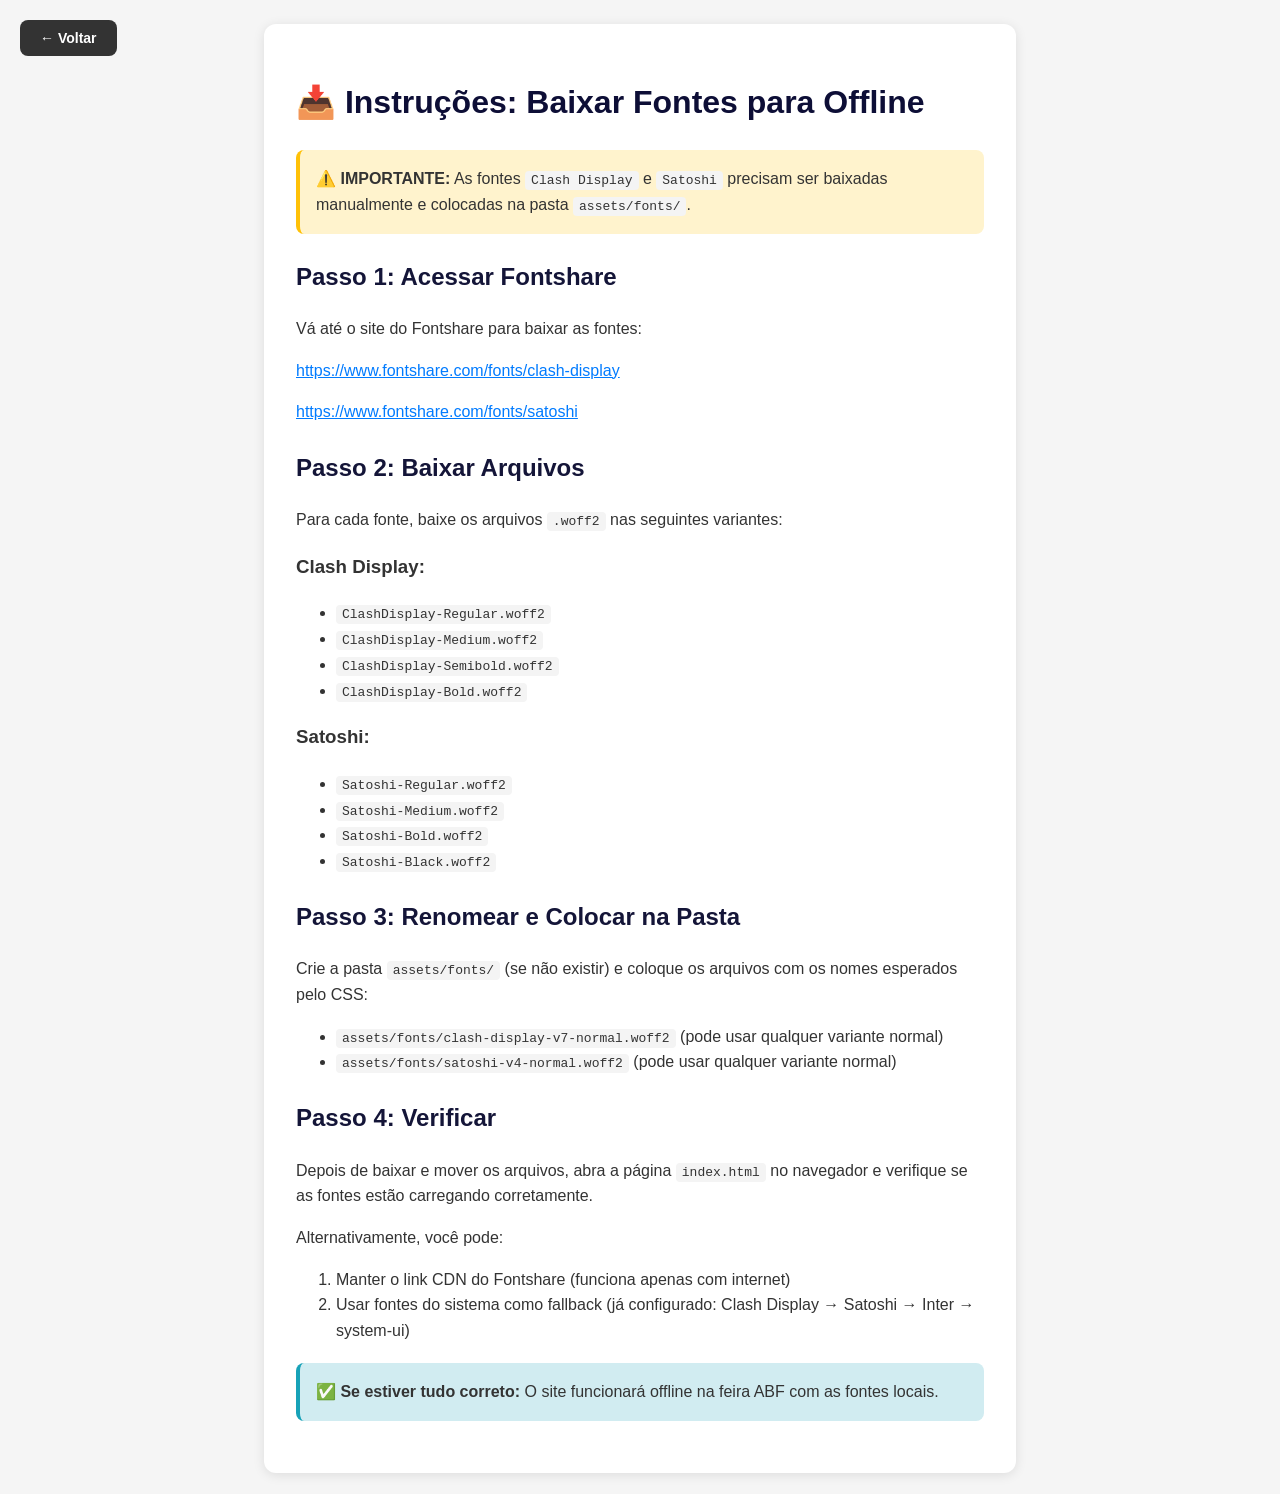
<file: fontes.html>
<!DOCTYPE html>
<html lang="pt-BR">
<head>
  <meta charset="UTF-8">
  <meta name="viewport" content="width=device-width, initial-scale=1.0">
  <title>Fontes Localizadas — AVEND Feira ABF</title>
  <style>
    * { box-sizing: border-box; }
    body {
      font-family: -apple-system, BlinkMacSystemFont, "Segoe UI", Roboto, Helvetica, Arial, sans-serif;
      line-height: 1.6;
      color: #333;
      max-width: 800px;
      margin: 0 auto;
      padding: 24px;
      background: #f5f5f5;
    }
    .container {
      background: white;
      padding: 32px;
      border-radius: 12px;
      box-shadow: 0 2px 12px rgba(0,0,0,0.1);
    }
    h1 { color: #0d0e36; }
    h2 { color: #141538; margin-top: 24px; }
    .warning {
      background: #fff3cd;
      border-left: 4px solid #ffc107;
      padding: 16px;
      border-radius: 8px;
      margin: 20px 0;
    }
    .success {
      background: #d1ecf1;
      border-left: 4px solid #17a2b8;
      padding: 16px;
      border-radius: 8px;
      margin: 20px 0;
    }
    code {
      background: #f4f4f4;
      padding: 2px 6px;
      border-radius: 4px;
      font-family: monospace;
    }
    a { color: #007bff; }
    .btn {
      display: inline-block;
      padding: 10px 20px;
      background: #007bff;
      color: white;
      text-decoration: none;
      border-radius: 6px;
      margin: 10px 10px 10px 0;
    }
    .btn:hover { background: #0056b3; }
  </style>
</head>
<body>
  <div class="container">
    <h1>📥 Instruções: Baixar Fontes para Offline</h1>

    <div class="warning">
      <strong>⚠️ IMPORTANTE:</strong> As fontes <code>Clash Display</code> e <code>Satoshi</code> precisam ser baixadas manualmente e colocadas na pasta <code>assets/fonts/</code>.
    </div>

    <h2>Passo 1: Acessar Fontshare</h2>
    <p>Vá até o site do Fontshare para baixar as fontes:</p>
    <p><a href="https://www.fontshare.com/fonts/clash-display" target="_blank">https://www.fontshare.com/fonts/clash-display</a></p>
    <p><a href="https://www.fontshare.com/fonts/satoshi" target="_blank">https://www.fontshare.com/fonts/satoshi</a></p>

    <h2>Passo 2: Baixar Arquivos</h2>
    <p>Para cada fonte, baixe os arquivos <code>.woff2</code> nas seguintes variantes:</p>

    <h3>Clash Display:</h3>
    <ul>
      <li><code>ClashDisplay-Regular.woff2</code></li>
      <li><code>ClashDisplay-Medium.woff2</code></li>
      <li><code>ClashDisplay-Semibold.woff2</code></li>
      <li><code>ClashDisplay-Bold.woff2</code></li>
    </ul>

    <h3>Satoshi:</h3>
    <ul>
      <li><code>Satoshi-Regular.woff2</code></li>
      <li><code>Satoshi-Medium.woff2</code></li>
      <li><code>Satoshi-Bold.woff2</code></li>
      <li><code>Satoshi-Black.woff2</code></li>
    </ul>

    <h2>Passo 3: Renomear e Colocar na Pasta</h2>
    <p>Crie a pasta <code>assets/fonts/</code> (se não existir) e coloque os arquivos com os nomes esperados pelo CSS:</p>
    <ul>
      <li><code>assets/fonts/clash-display-v7-normal.woff2</code> (pode usar qualquer variante normal)</li>
      <li><code>assets/fonts/satoshi-v4-normal.woff2</code> (pode usar qualquer variante normal)</li>
    </ul>

    <h2>Passo 4: Verificar</h2>
    <p>Depois de baixar e mover os arquivos, abra a página <code>index.html</code> no navegador e verifique se as fontes estão carregando corretamente.</p>

    <p>Alternativamente, você pode:</p>
    <ol>
      <li>Manter o link CDN do Fontshare (funciona apenas com internet)</li>
      <li>Usar fontes do sistema como fallback (já configurado: Clash Display → Satoshi → Inter → system-ui)</li>
    </ol>

    <div class="success">
      <strong>✅ Se estiver tudo correto:</strong> O site funcionará offline na feira ABF com as fontes locais.
    </div>
  </div>

  <script>
    document.addEventListener('DOMContentLoaded', function() {
      var backBtn = document.createElement('button');
      backBtn.textContent = '← Voltar';
      backBtn.style.cssText = 'position:fixed;top:20px;left:20px;z-index:9999;padding:10px 20px;background:#333;color:white;border:none;border-radius:8px;font-size:14px;font-weight:600;cursor:pointer;';
      backBtn.addEventListener('click', function() { window.history.back(); });
      document.body.appendChild(backBtn);
    });
  </script>
</body>
</html>
</file>
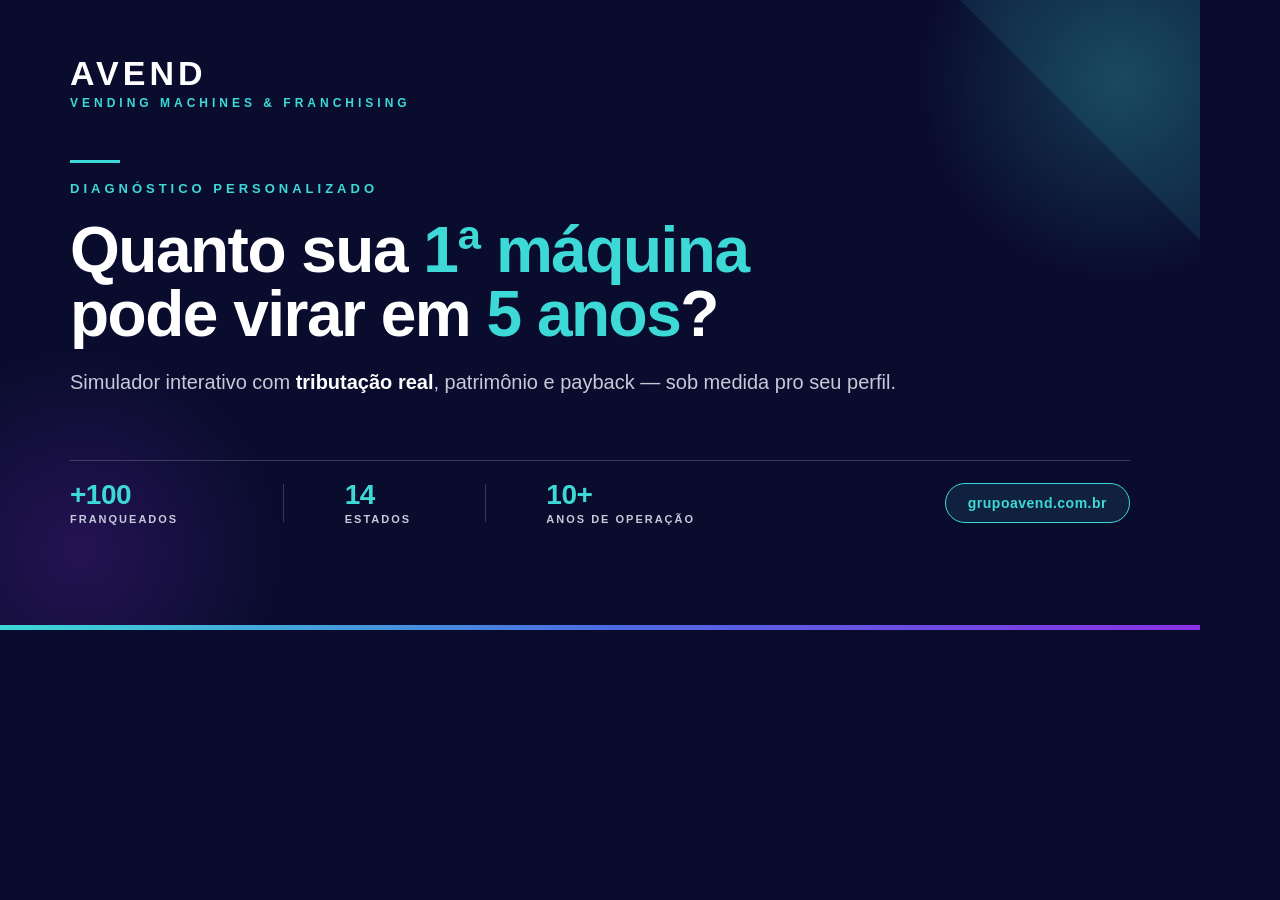
<file: og-card.html>
<!DOCTYPE html>
<html lang="pt-BR">
<head>
  <meta charset="UTF-8" />
  <title>AVEND OG Card · 1200x630</title>
  <style>
    * { box-sizing: border-box; margin: 0; padding: 0; }
    body {
      margin: 0;
      padding: 0;
      width: 1200px;
      font-family: Arial, Helvetica, sans-serif;
      background: #0a0c2e;
      color: #fff;
      -webkit-font-smoothing: antialiased;
    }
    .og {
      position: relative;
      width: 1200px;
      height: 630px;
      background: #0a0c2e;
      overflow: hidden;
    }
    .glow-1 {
      position: absolute; top: -120px; right: -120px;
      width: 400px; height: 400px;
      background: radial-gradient(circle, rgba(61,217,214,0.22), transparent 70%);
      z-index: 0;
    }
    .glow-2 {
      position: absolute; bottom: -120px; left: -120px;
      width: 400px; height: 400px;
      background: radial-gradient(circle, rgba(139,48,230,0.20), transparent 70%);
      z-index: 0;
    }
    .triangle {
      position: absolute; top: 0; right: 0;
      width: 0; height: 0;
      border-style: solid;
      border-width: 0 240px 240px 0;
      border-color: transparent #3DD9D6 transparent transparent;
      opacity: 0.10;
      z-index: 0;
    }
    .bottom-line {
      position: absolute;
      left: 0; right: 0; bottom: 0;
      height: 5px;
      background: linear-gradient(90deg, #3DD9D6 0%, #4B6CE2 50%, #8B30E6 100%);
      z-index: 5;
    }
    .content {
      position: relative;
      z-index: 2;
      padding: 56px 70px;
      width: 1200px;
      height: 630px;
    }
    .brand-name {
      font-size: 34px; font-weight: 900; letter-spacing: 4px;
      color: #fff; line-height: 1; margin: 0 0 6px;
    }
    .brand-sub {
      font-size: 12px; font-weight: bold; letter-spacing: 4px;
      text-transform: uppercase; color: #3DD9D6;
      margin: 0 0 50px;
    }
    .eyebrow-bar {
      width: 50px; height: 3px; background: #3DD9D6;
      margin: 0 0 18px;
    }
    .eyebrow {
      font-size: 13px; font-weight: bold; letter-spacing: 4px;
      text-transform: uppercase; color: #3DD9D6;
      margin: 0 0 22px;
    }
    h1 {
      font-size: 64px; line-height: 1.0; font-weight: 900;
      color: #fff; margin: 0 0 22px;
      letter-spacing: -1.5px;
    }
    h1 .grad {
      color: #3DD9D6;
    }
    .subtitle {
      font-size: 20px; line-height: 1.4;
      color: #c5cad8;
      margin: 0 0 64px;
      max-width: 1000px;
    }
    .subtitle strong { color: #fff; font-weight: bold; }
    .footer-area {
      padding-top: 20px;
      border-top: 1px solid rgba(255,255,255,0.18);
    }
    .footer-table {
      width: 100%;
      border-collapse: collapse;
    }
    .footer-table td {
      vertical-align: middle;
      padding: 0;
    }
    .stat-val {
      font-size: 28px; font-weight: 900; letter-spacing: -0.5px;
      color: #3DD9D6; line-height: 1;
    }
    .stat-lbl {
      font-size: 11px; font-weight: bold; letter-spacing: 2px;
      text-transform: uppercase; color: #c5cad8;
      margin-top: 4px;
    }
    .divider {
      width: 1px; height: 38px;
      background: rgba(255,255,255,0.18);
      margin: 0 24px;
    }
    .url-pill {
      display: inline-block;
      padding: 11px 22px;
      background: rgba(61,217,214,0.10);
      border: 1px solid #3DD9D6;
      border-radius: 999px;
      font-size: 14px; font-weight: bold;
      color: #3DD9D6;
      letter-spacing: 0.5px;
    }
  </style>
</head>
<body>
  <div class="og">
    <div class="glow-1"></div>
    <div class="glow-2"></div>
    <div class="triangle"></div>

    <div class="content">
      <div class="brand-name">AVEND</div>
      <div class="brand-sub">Vending Machines &amp; Franchising</div>

      <div class="eyebrow-bar"></div>
      <div class="eyebrow">Diagnóstico Personalizado</div>
      <h1>Quanto sua <span class="grad">1ª máquina</span><br>pode virar em <span class="grad">5 anos</span>?</h1>
      <p class="subtitle">
        Simulador interativo com <strong>tributação real</strong>, patrimônio
        e payback &mdash; sob medida pro seu perfil.
      </p>

      <div class="footer-area">
        <table class="footer-table">
          <tr>
            <td>
              <div class="stat-val">+100</div>
              <div class="stat-lbl">Franqueados</div>
            </td>
            <td><div class="divider"></div></td>
            <td>
              <div class="stat-val">14</div>
              <div class="stat-lbl">Estados</div>
            </td>
            <td><div class="divider"></div></td>
            <td>
              <div class="stat-val">10+</div>
              <div class="stat-lbl">Anos de operação</div>
            </td>
            <td style="text-align: right;">
              <span class="url-pill">grupoavend.com.br</span>
            </td>
          </tr>
        </table>
      </div>
    </div>

    <div class="bottom-line"></div>
  </div>
</body>
</html>
</file>
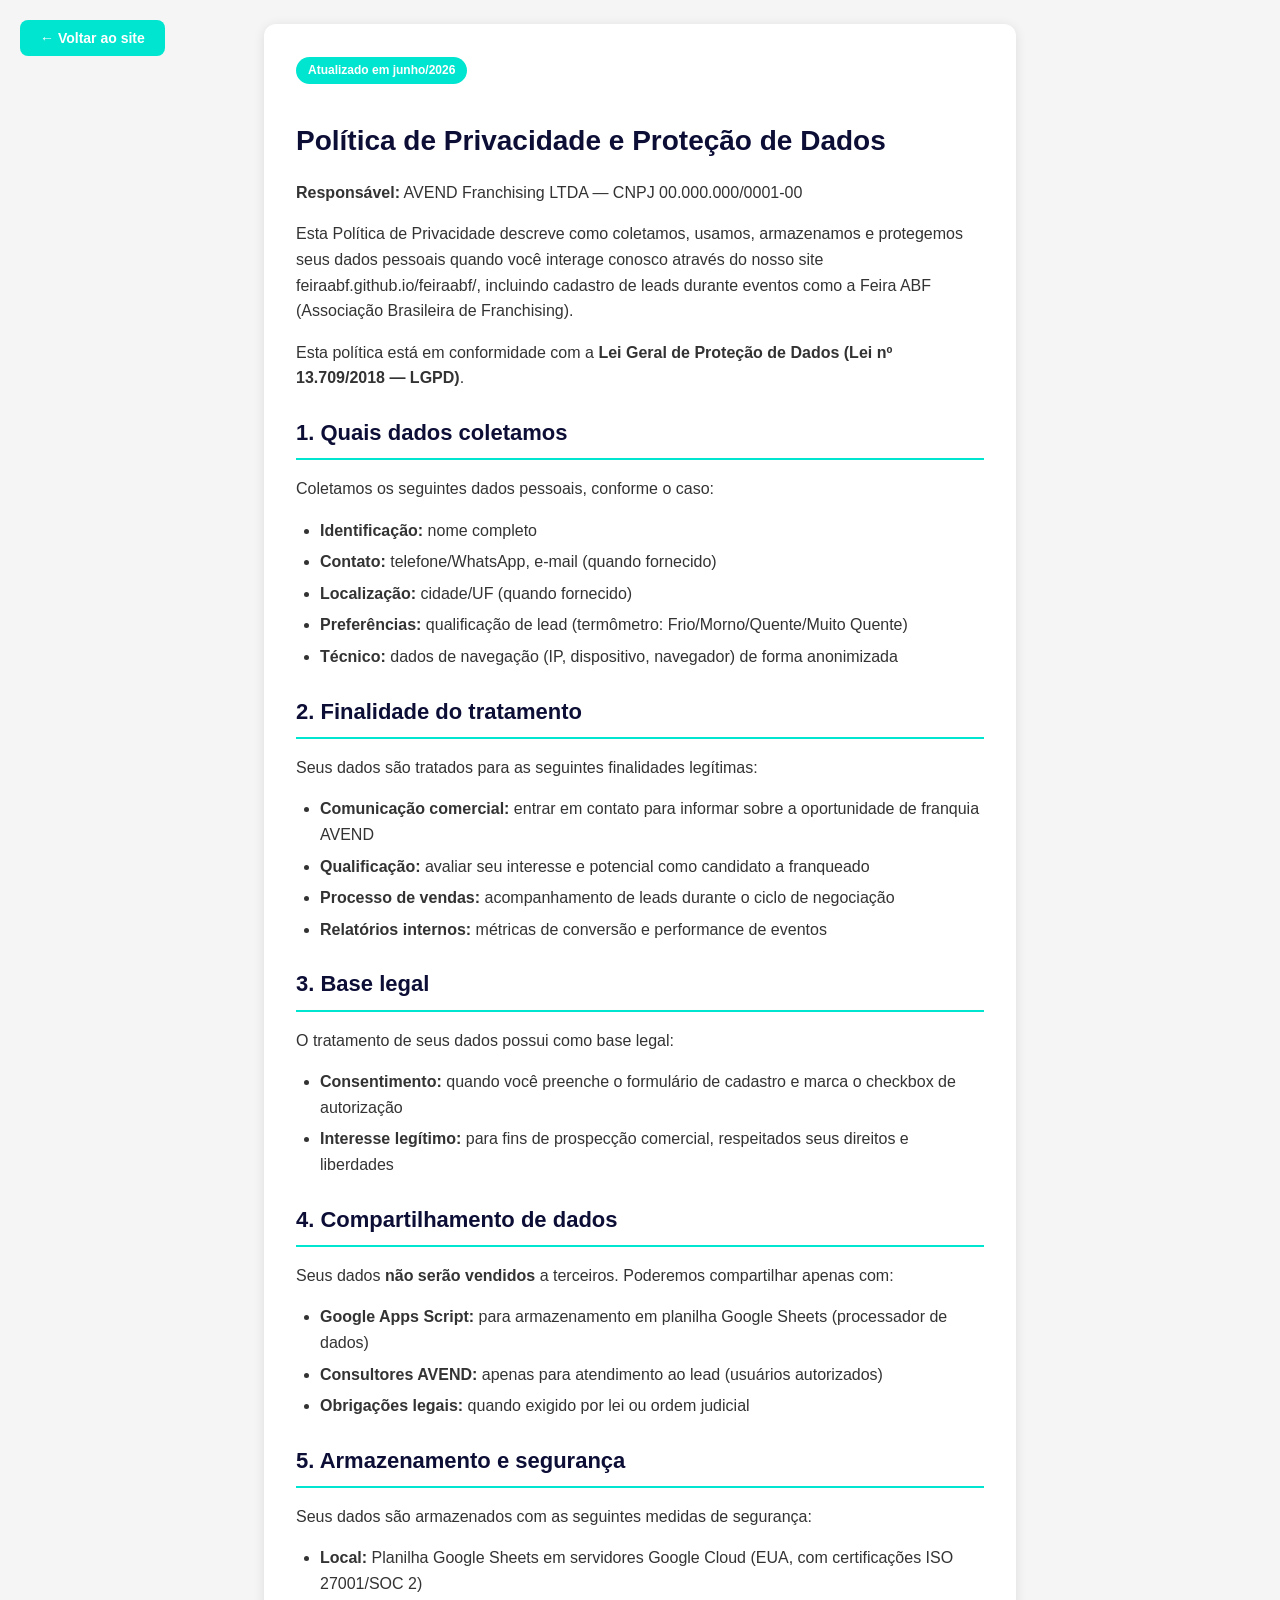
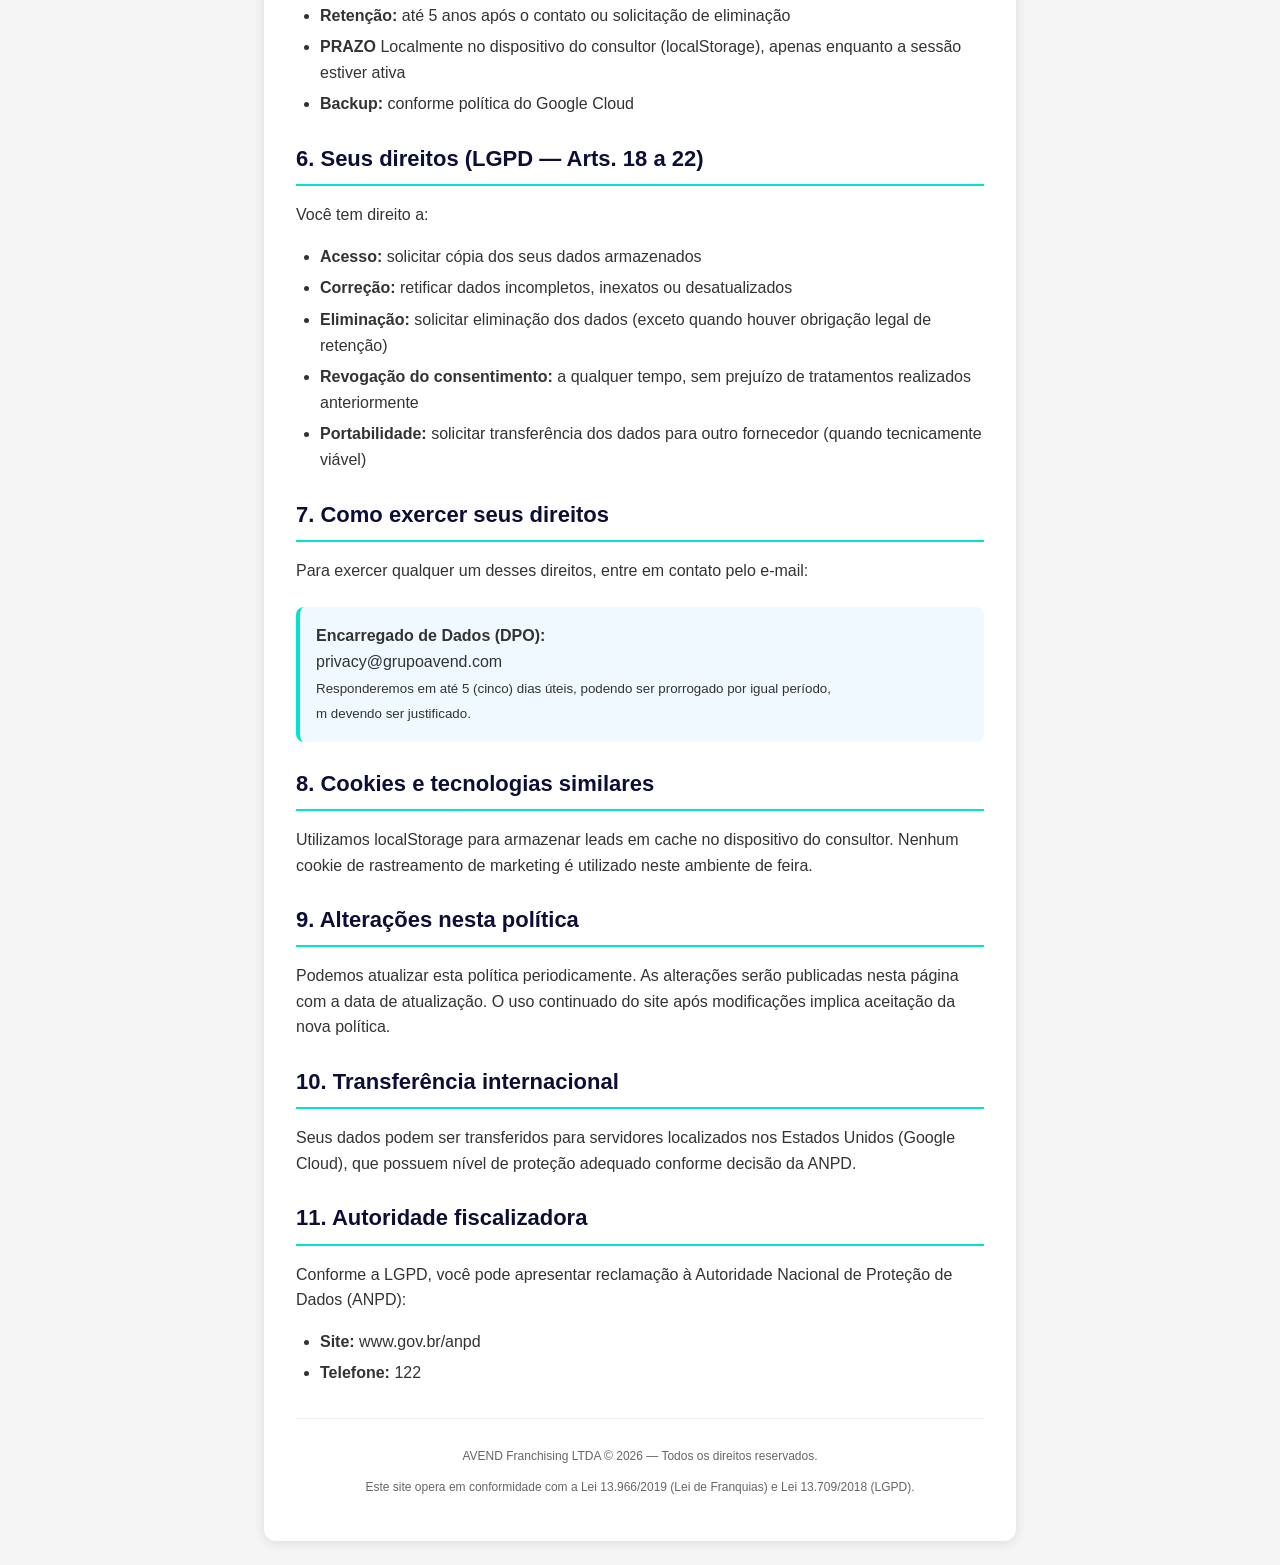
<file: privacidade.html>
<!DOCTYPE html>
<html lang="pt-BR">
<head>
  <meta charset="UTF-8">
  <meta name="viewport" content="width=device-width, initial-scale=1.0">
  <title>Política de Privacidade e LGPD — AVEND</title>
  <style>
    * { box-sizing: border-box; }
    body {
      font-family: -apple-system, BlinkMacSystemFont, "Segoe UI", Roboto, Helvetica, Arial, sans-serif;
      line-height: 1.6;
      color: #333;
      max-width: 800px;
      margin: 0 auto;
      padding: 24px;
      background: #f5f5f5;
    }
    .container {
      background: white;
      padding: 32px;
      border-radius: 12px;
      box-shadow: 0 2px 12px rgba(0,0,0,0.1);
    }
    h1 { color: #0d0e36; font-size: 28px; margin-bottom: 8px; }
    h2 { color: #0d0e36; font-size: 22px; margin-top: 24px; margin-bottom: 12px; border-bottom: 2px solid #00E5D0; padding-bottom: 8px; }
    h3 { color: #141538; font-size: 18px; margin-top: 20px; margin-bottom: 8px; }
    p { margin-bottom: 12px; }
    ul { margin-bottom: 12px; padding-left: 24px; }
    li { margin-bottom: 6px; }
    a { color: #00E5D0; text-decoration: underline; }
    .badge {
      display: inline-block;
      background: #00E5D0;
      color: white;
      padding: 4px 12px;
      border-radius: 16px;
      font-size: 12px;
      font-weight: 600;
      margin-bottom: 16px;
    }
    .contact-info {
      background: #f0f9ff;
      border-left: 4px solid #00E5D0;
      padding: 16px;
      border-radius: 8px;
      margin: 24px 0;
    }
    footer {
      margin-top: 32px;
      padding-top: 16px;
      border-top: 1px solid #eee;
      font-size: 12px;
      color: #666;
      text-align: center;
    }
    @media (max-width: 600px) {
      body { padding: 16px; }
      .container { padding: 20px; }
    }
  </style>
</head>
<body>
  <div class="container">
    <span class="badge">Atualizado em junho/2026</span>
    <h1>Política de Privacidade e Proteção de Dados</h1>
    <p><strong>Responsável:</strong> AVEND Franchising LTDA — CNPJ 00.000.000/0001-00</p>
    <p>Esta Política de Privacidade descreve como coletamos, usamos, armazenamos e protegemos seus dados pessoais quando você interage conosco através do nosso site feiraabf.github.io/feiraabf/, incluindo cadastro de leads durante eventos como a Feira ABF (Associação Brasileira de Franchising).</p>
    <p>Esta política está em conformidade com a <strong>Lei Geral de Proteção de Dados (Lei nº 13.709/2018 — LGPD)</strong>.</p>

    <h2>1. Quais dados coletamos</h2>
    <p>Coletamos os seguintes dados pessoais, conforme o caso:</p>
    <ul>
      <li><strong>Identificação:</strong> nome completo</li>
      <li><strong>Contato:</strong> telefone/WhatsApp, e-mail (quando fornecido)</li>
      <li><strong>Localização:</strong> cidade/UF (quando fornecido)</li>
      <li><strong>Preferências:</strong> qualificação de lead (termômetro: Frio/Morno/Quente/Muito Quente)</li>
      <li><strong>Técnico:</strong> dados de navegação (IP, dispositivo, navegador) de forma anonimizada</li>
    </ul>

    <h2>2. Finalidade do tratamento</h2>
    <p>Seus dados são tratados para as seguintes finalidades legítimas:</p>
    <ul>
      <li><strong>Comunicação comercial:</strong> entrar em contato para informar sobre a oportunidade de franquia AVEND</li>
      <li><strong>Qualificação:</strong> avaliar seu interesse e potencial como candidato a franqueado</li>
      <li><strong>Processo de vendas:</strong> acompanhamento de leads durante o ciclo de negociação</li>
      <li><strong>Relatórios internos:</strong> métricas de conversão e performance de eventos</li>
    </ul>

    <h2>3. Base legal</h2>
    <p>O tratamento de seus dados possui como base legal:</p>
    <ul>
      <li><strong>Consentimento:</strong> quando você preenche o formulário de cadastro e marca o checkbox de autorização</li>
      <li><strong>Interesse legítimo:</strong> para fins de prospecção comercial, respeitados seus direitos e liberdades</li>
    </ul>

    <h2>4. Compartilhamento de dados</h2>
    <p>Seus dados <strong>não serão vendidos</strong> a terceiros. Poderemos compartilhar apenas com:</p>
    <ul>
      <li><strong>Google Apps Script:</strong> para armazenamento em planilha Google Sheets (processador de dados)</li>
      <li><strong>Consultores AVEND:</strong> apenas para atendimento ao lead (usuários autorizados)</li>
      <li><strong>Obrigações legais:</strong> quando exigido por lei ou ordem judicial</li>
    </ul>

    <h2>5. Armazenamento e segurança</h2>
    <p>Seus dados são armazenados com as seguintes medidas de segurança:</p>
    <ul>
      <li><strong>Local:</strong> Planilha Google Sheets em servidores Google Cloud (EUA, com certificações ISO 27001/SOC 2)</li>
      <li><strong>Retenção:</strong> até 5 anos após o contato ou solicitação de eliminação</li>
      <li><strong>PRAZO</strong> Localmente no dispositivo do consultor (localStorage), apenas enquanto a sessão estiver ativa</li>
      <li><strong>Backup:</strong> conforme política do Google Cloud</li>
    </ul>

    <h2>6. Seus direitos (LGPD — Arts. 18 a 22)</h2>
    <p>Você tem direito a:</p>
    <ul>
      <li><strong>Acesso:</strong> solicitar cópia dos seus dados armazenados</li>
      <li><strong>Correção:</strong> retificar dados incompletos, inexatos ou desatualizados</li>
      <li><strong>Eliminação:</strong> solicitar eliminação dos dados (exceto quando houver obrigação legal de retenção)</li>
      <li><strong>Revogação do consentimento:</strong> a qualquer tempo, sem prejuízo de tratamentos realizados anteriormente</li>
      <li><strong>Portabilidade:</strong> solicitar transferência dos dados para outro fornecedor (quando tecnicamente viável)</li>
    </ul>

    <h2>7. Como exercer seus direitos</h2>
    <p>Para exercer qualquer um desses direitos, entre em contato pelo e-mail:</p>
    <div class="contact-info">
      <strong>Encarregado de Dados (DPO):</strong><br>
      privacy@grupoavend.com<br>
      <small>Responderemos em até 5 (cinco) dias úteis, podendo ser prorrogado por igual período,</small><br>
      <small>m devendo ser justificado.</small>
    </div>

    <h2>8. Cookies e tecnologias similares</h2>
    <p>Utilizamos localStorage para armazenar leads em cache no dispositivo do consultor. Nenhum cookie de rastreamento de marketing é utilizado neste ambiente de feira.</p>

    <h2>9. Alterações nesta política</h2>
    <p>Podemos atualizar esta política periodicamente. As alterações serão publicadas nesta página com a data de atualização. O uso continuado do site após modificações implica aceitação da nova política.</p>

    <h2>10. Transferência internacional</h2>
    <p>Seus dados podem ser transferidos para servidores localizados nos Estados Unidos (Google Cloud), que possuem nível de proteção adequado conforme decisão da ANPD.</p>

    <h2>11. Autoridade fiscalizadora</h2>
    <p>Conforme a LGPD, você pode apresentar reclamação à Autoridade Nacional de Proteção de Dados (ANPD):</p>
    <ul>
      <li><strong>Site:</strong> www.gov.br/anpd</li>
      <li><strong>Telefone:</strong> 122</li>
    </ul>

    <footer>
      <p>AVEND Franchising LTDA © 2026 — Todos os direitos reservados.</p>
      <p>Este site opera em conformidade com a Lei 13.966/2019 (Lei de Franquias) e Lei 13.709/2018 (LGPD).</p>
    </footer>
  </div>

  <script>
    // Link "voltar" simples
    document.addEventListener('DOMContentLoaded', function() {
      var backBtn = document.createElement('button');
      backBtn.textContent = '← Voltar ao site';
      backBtn.style.cssText = 'position:fixed;top:20px;left:20px;z-index:9999;padding:10px 20px;background:#00E5D0;color:white;border:none;border-radius:8px;font-size:14px;font-weight:600;cursor:pointer;';
      backBtn.addEventListener('click', function() { window.history.back(); });
      document.body.appendChild(backBtn);
    });
  </script>
</body>
</html>
</file>
